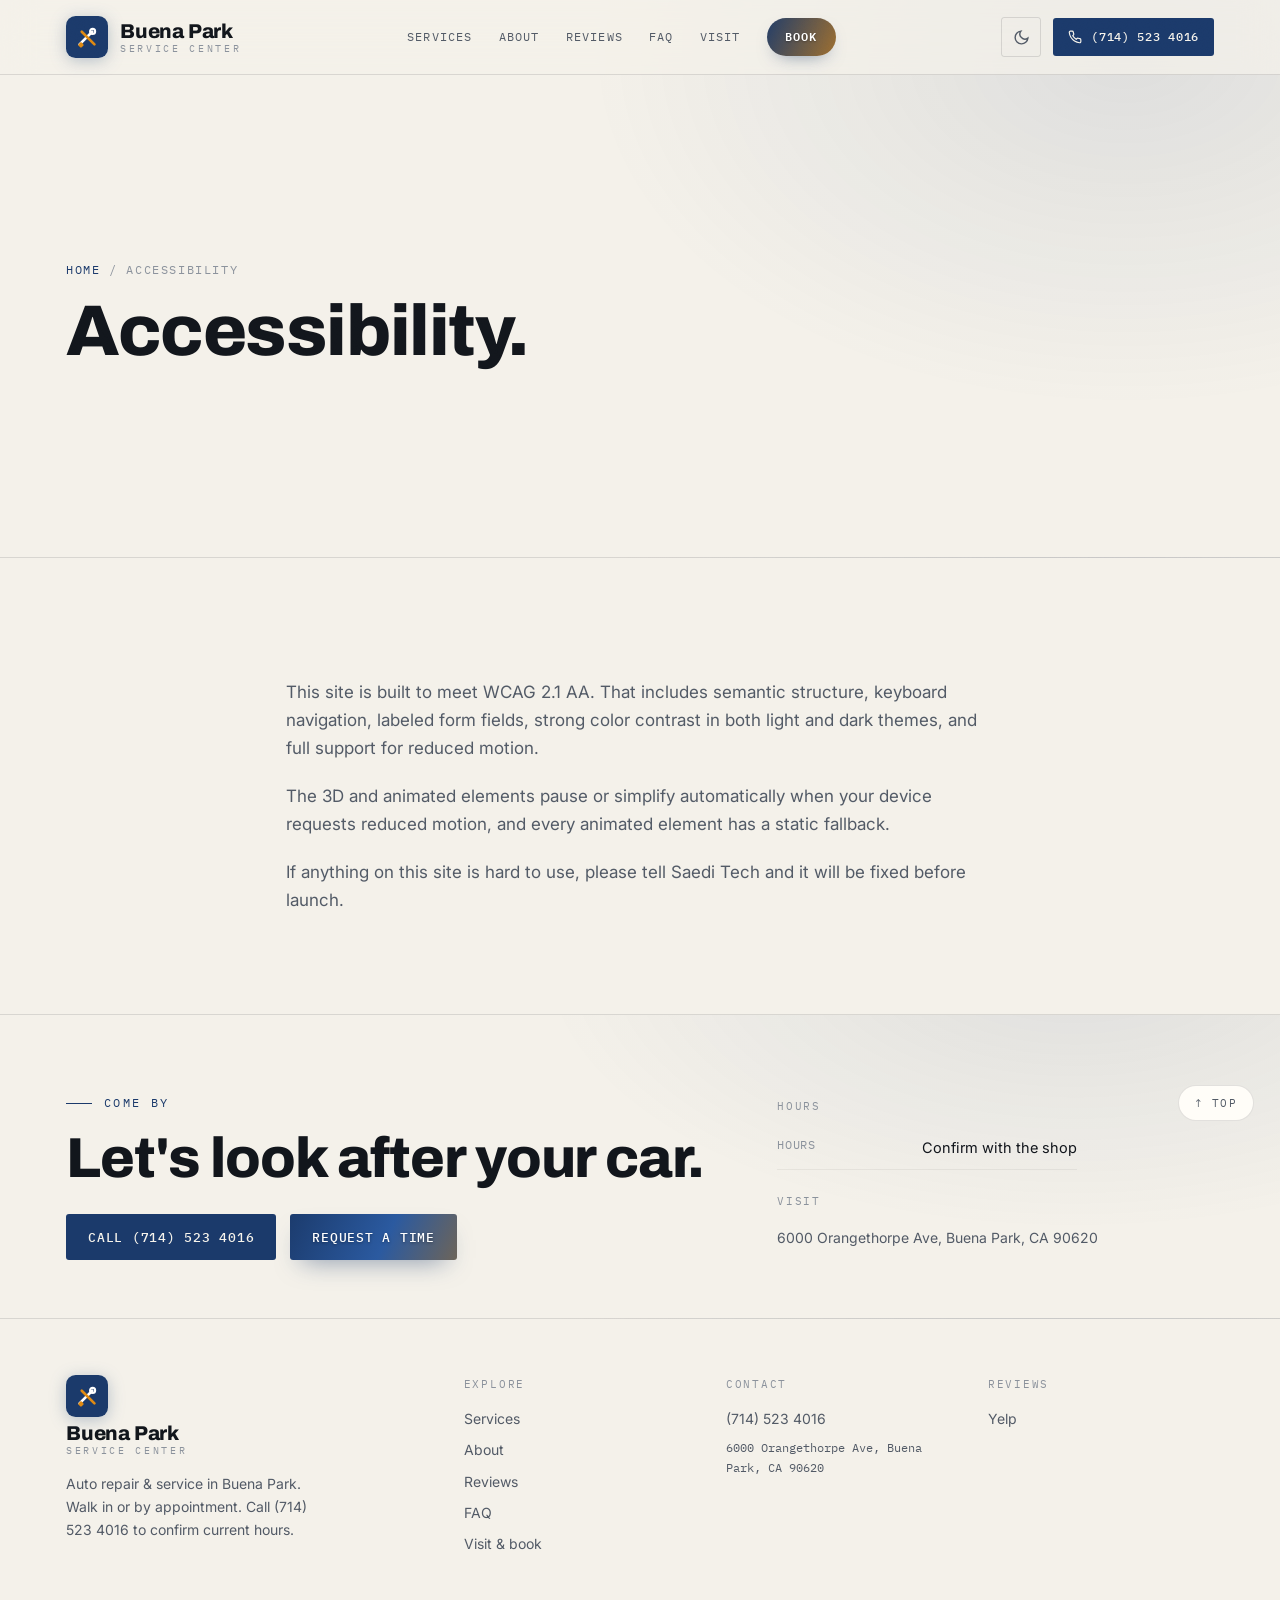
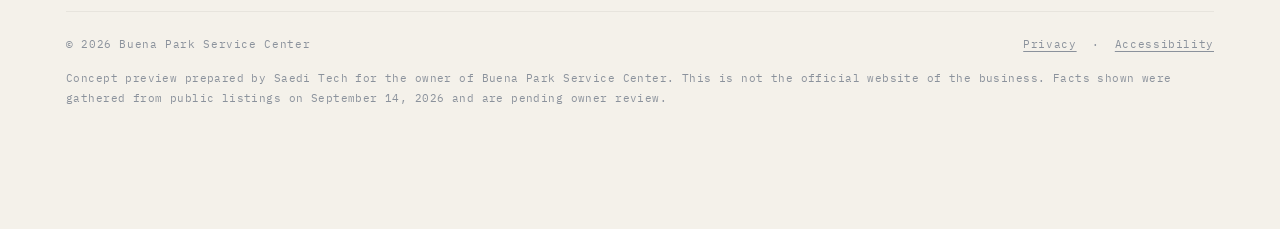
<file: accessibility.html>
<!doctype html>
<html lang="en">
<head>
<meta charset="utf-8" />
<meta name="viewport" content="width=device-width, initial-scale=1" />
<meta name="robots" content="noindex, nofollow" />
<title>Accessibility · Buena Park Service Center</title>
<meta name="description" content="Accessibility statement for the Buena Park Service Center website." />
<meta property="og:title" content="Accessibility · Buena Park Service Center" /><meta property="og:type" content="website" />
<link rel="icon" href="data:image/svg+xml,%3Csvg xmlns='http://www.w3.org/2000/svg' viewBox='0 0 48 48'%3E%3Crect width='48' height='48' rx='11' fill='%231b3a6b'/%3E%3Cg stroke-linecap='round'%3E%3Cline x1='15.5' y1='32.5' x2='30' y2='18' stroke='%23fff' stroke-width='3'/%3E%3Cline x1='32.5' y1='32.5' x2='18' y2='18' stroke='%23e08a12' stroke-width='3'/%3E%3C/g%3E%3Ccircle cx='30.4' cy='17.6' r='2.9' fill='none' stroke='%23fff' stroke-width='2.4'/%3E%3Crect x='14.6' y='30.6' width='5' height='5' rx='1.2' transform='rotate(45 17.1 33.1)' fill='%23e08a12'/%3E%3C/svg%3E">
<link rel="preconnect" href="https://fonts.googleapis.com"><link rel="preconnect" href="https://fonts.gstatic.com" crossorigin>
<link href="https://fonts.googleapis.com/css2?family=Archivo:wght@500;600;700;800&family=Inter:wght@400;500;600&family=IBM+Plex+Mono:wght@400;500&display=swap" rel="stylesheet">
<link rel="stylesheet" href="assets/site.css">
<script type="importmap">{ "imports": { "three": "https://unpkg.com/three@0.160.0/build/three.module.js", "three/": "https://unpkg.com/three@0.160.0/" } }</script>

</head>
<body>
<a class="skip" href="#main">Skip to content</a>
<header class="sitehead" id="sitehead">
<nav class="top" aria-label="Main">
  <div class="wrap navin">
    <a class="logo" href="index.html" aria-label="Buena Park Service Center, home">
      <svg class="emblem" viewBox="0 0 48 48" aria-hidden="true"><rect width="48" height="48" rx="11" fill="var(--indigo)"/><g stroke-linecap='round'><line x1='15.5' y1='32.5' x2='30' y2='18' stroke='#fff' stroke-width='3'/><line x1='32.5' y1='32.5' x2='18' y2='18' stroke='var(--shu)' stroke-width='3'/></g><circle cx='30.4' cy='17.6' r='2.9' fill='none' stroke='#fff' stroke-width='2.4'/><rect x='14.6' y='30.6' width='5' height='5' rx='1.2' transform='rotate(45 17.1 33.1)' fill='var(--shu)'/></svg>
      <span class="wm"><span class="n">Buena Park</span><span class="s">Service Center</span></span>
    </a>
    <div class="navlinks"><a href="services.html">Services</a><a href="about.html">About</a><a href="reviews.html">Reviews</a><a href="faq.html">FAQ</a><a href="visit.html">Visit</a><a href="index.html#book">Book</a></div>
    <div class="navright">
      <button class="tgl" id="themeTgl" aria-label="Switch between day and night theme" aria-pressed="false"><svg id="icMoon" viewBox="0 0 24 24" fill="none" stroke="currentColor" stroke-width="2" stroke-linecap="round"><path d="M21 12.8A9 9 0 1 1 11.2 3a7 7 0 0 0 9.8 9.8z"/></svg><svg id="icSun" viewBox="0 0 24 24" fill="none" stroke="currentColor" stroke-width="2" stroke-linecap="round" style="display:none"><circle cx="12" cy="12" r="4"/><path d="M12 2v2M12 20v2M4.9 4.9l1.4 1.4M17.7 17.7l1.4 1.4M2 12h2M20 12h2M4.9 19.1l1.4-1.4M17.7 6.3l1.4-1.4"/></svg></button>
      <a class="btn btn-fill btn-sm" href="tel:+17145234016"><svg width="14" height="14" viewBox="0 0 24 24" fill="none" stroke="currentColor" stroke-width="2" stroke-linecap="round" aria-hidden="true"><path d="M22 16.9v3a2 2 0 0 1-2.2 2 19.8 19.8 0 0 1-8.6-3 19.5 19.5 0 0 1-6-6 19.8 19.8 0 0 1-3-8.7A2 2 0 0 1 4.1 2h3a2 2 0 0 1 2 1.7c.13 1 .36 1.9.7 2.8a2 2 0 0 1-.45 2.1L8.1 9.9a16 16 0 0 0 6 6l1.3-1.3a2 2 0 0 1 2.1-.45c.9.34 1.8.57 2.8.7A2 2 0 0 1 22 16.9z"/></svg><span class="lbl">(714) 523 4016</span></a>
      <button class="burger" id="burger" aria-label="Open menu"><svg viewBox="0 0 24 24" fill="none" stroke="currentColor" stroke-width="2" stroke-linecap="round"><path d="M3 6h18M3 12h18M3 18h18"/></svg></button>
    </div>
  </div>
</nav>
</header>
<div class="mmenu" id="mmenu" aria-label="Menu">
  <button class="mclose" id="mclose" aria-label="Close menu">✕</button>
  <a href="services.html">Services</a><a href="about.html">About</a><a href="reviews.html">Reviews</a><a href="faq.html">FAQ</a><a href="visit.html">Visit</a><a href="visit.html">Get directions</a>
</div>
<header class="page-hero"><div class="wrap">
    <p class="crumb"><a href="index.html">Home</a> / Accessibility</p>
    <h1 class="ph">Accessibility.</h1>
    <p class="pl"></p>
  </div></header><main id="main"><section><div class="wrap narrow prose">
  <p class="up">This site is built to meet WCAG 2.1 AA. That includes semantic structure, keyboard navigation, labeled form fields, strong color contrast in both light and dark themes, and full support for reduced motion.</p>
  <p class="up">The 3D and animated elements pause or simplify automatically when your device requests reduced motion, and every animated element has a static fallback.</p>
  <p class="up">If anything on this site is hard to use, please tell Saedi Tech and it will be fixed before launch.</p>
</div></section></main><footer>
  <button class="backtop" id="backtop" aria-label="Back to top">↑ Top</button>
  <div class="foot-hero"><div class="wrap"><div class="foot-top">
    <div class="foot-cta"><p class="kick">Come by</p><h2>Let's look after your car.</h2><div class="cta"><a class="btn btn-fill" href="tel:+17145234016">Call (714) 523 4016</a><a class="btn btn-book" href="index.html#book">Request a time</a></div></div>
    <div class="foot-hours"><p class="ft">Hours</p><div class="hrow"><span>Hours</span><span>Confirm with the shop</span></div><p class="ft" style="margin-top:22px">Visit</p><p class="addr">6000 Orangethorpe Ave, Buena Park, CA 90620</p></div>
  </div></div></div>
  <div class="wrap foot-main">
    <div class="fgrid">
      <div class="fbrand">
        <a class="logo" href="index.html" aria-label="Buena Park Service Center, home"><svg class="emblem" viewBox="0 0 48 48" aria-hidden="true"><rect width="48" height="48" rx="11" fill="var(--indigo)"/><g stroke-linecap='round'><line x1='15.5' y1='32.5' x2='30' y2='18' stroke='#fff' stroke-width='3'/><line x1='32.5' y1='32.5' x2='18' y2='18' stroke='var(--shu)' stroke-width='3'/></g><circle cx='30.4' cy='17.6' r='2.9' fill='none' stroke='#fff' stroke-width='2.4'/><rect x='14.6' y='30.6' width='5' height='5' rx='1.2' transform='rotate(45 17.1 33.1)' fill='var(--shu)'/></svg><span class="wm"><span class="n">Buena Park</span><span class="s">Service Center</span></span></a>
        <p>Auto repair &amp; service in Buena Park. Walk in or by appointment. Call (714) 523 4016 to confirm current hours.</p>
      </div>
      <div class="fcol"><p class="ft">Explore</p><a href="services.html">Services</a><a href="about.html">About</a><a href="reviews.html">Reviews</a><a href="faq.html">FAQ</a><a href="visit.html">Visit &amp; book</a></div>
      <div class="fcol"><p class="ft">Contact</p><a href="tel:+17145234016">(714) 523 4016</a><p class="mono" style="font-size:12px">6000 Orangethorpe Ave, Buena Park, CA 90620</p></div>
      <div class="fcol"><p class="ft">Reviews</p><a href="https://www.yelp.com/biz/buena-park-service-center-buena-park" target="_blank" rel="noopener">Yelp</a></div>
    </div>
    <div class="legal"><span>© 2026 Buena Park Service Center</span><span><a href="privacy.html">Privacy</a> &nbsp;·&nbsp; <a href="accessibility.html">Accessibility</a></span></div>
    <p class="preview-note">Concept preview prepared by Saedi Tech for the owner of Buena Park Service Center. This is not the official website of the business. Facts shown were gathered from public listings on September 14, 2026 and are pending owner review.</p>
  </div>
</footer>
<div class="callbar" role="navigation" aria-label="Quick actions">
  <a class="c1" href="tel:+17145234016"><svg width="14" height="14" viewBox="0 0 24 24" fill="none" stroke="currentColor" stroke-width="2" stroke-linecap="round" aria-hidden="true"><path d="M22 16.9v3a2 2 0 0 1-2.2 2 19.8 19.8 0 0 1-8.6-3 19.5 19.5 0 0 1-6-6 19.8 19.8 0 0 1-3-8.7A2 2 0 0 1 4.1 2h3a2 2 0 0 1 2 1.7c.13 1 .36 1.9.7 2.8a2 2 0 0 1-.45 2.1L8.1 9.9a16 16 0 0 0 6 6l1.3-1.3a2 2 0 0 1 2.1-.45c.9.34 1.8.57 2.8.7A2 2 0 0 1 22 16.9z"/></svg>Call the shop</a>
  <a class="c2" href="visit.html">Request a time</a>
</div>
<script src="assets/app.js" defer></script>
</body>
</html>
</file>
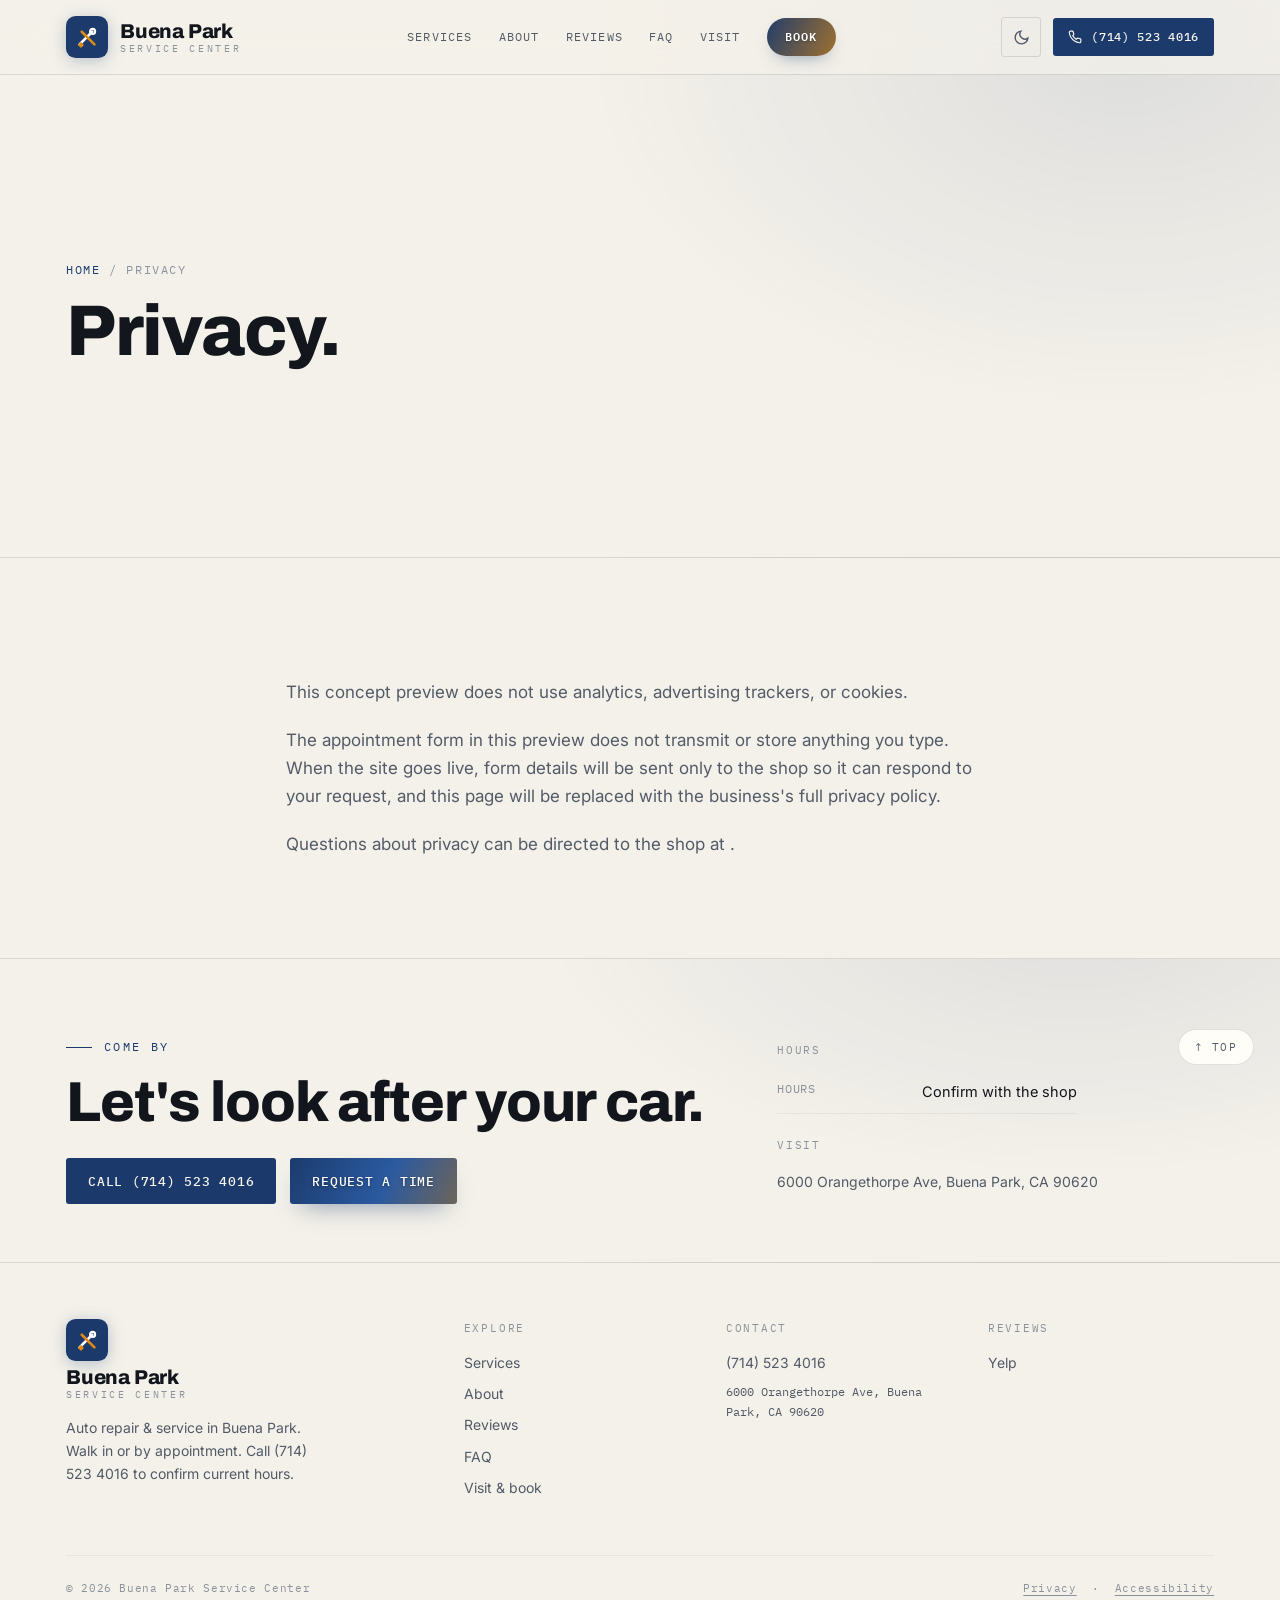
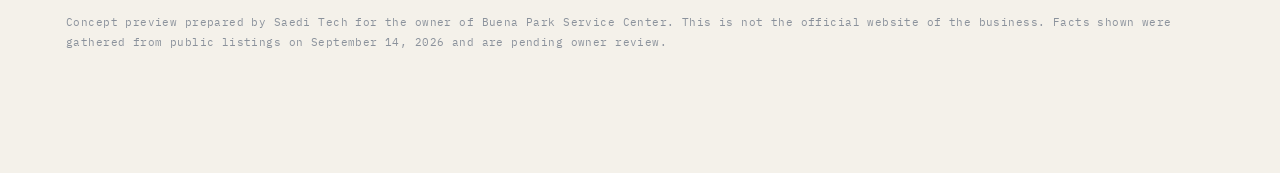
<file: privacy.html>
<!doctype html>
<html lang="en">
<head>
<meta charset="utf-8" />
<meta name="viewport" content="width=device-width, initial-scale=1" />
<meta name="robots" content="noindex, nofollow" />
<title>Privacy · Buena Park Service Center</title>
<meta name="description" content="Privacy information for the Buena Park Service Center website." />
<meta property="og:title" content="Privacy · Buena Park Service Center" /><meta property="og:type" content="website" />
<link rel="icon" href="data:image/svg+xml,%3Csvg xmlns='http://www.w3.org/2000/svg' viewBox='0 0 48 48'%3E%3Crect width='48' height='48' rx='11' fill='%231b3a6b'/%3E%3Cg stroke-linecap='round'%3E%3Cline x1='15.5' y1='32.5' x2='30' y2='18' stroke='%23fff' stroke-width='3'/%3E%3Cline x1='32.5' y1='32.5' x2='18' y2='18' stroke='%23e08a12' stroke-width='3'/%3E%3C/g%3E%3Ccircle cx='30.4' cy='17.6' r='2.9' fill='none' stroke='%23fff' stroke-width='2.4'/%3E%3Crect x='14.6' y='30.6' width='5' height='5' rx='1.2' transform='rotate(45 17.1 33.1)' fill='%23e08a12'/%3E%3C/svg%3E">
<link rel="preconnect" href="https://fonts.googleapis.com"><link rel="preconnect" href="https://fonts.gstatic.com" crossorigin>
<link href="https://fonts.googleapis.com/css2?family=Archivo:wght@500;600;700;800&family=Inter:wght@400;500;600&family=IBM+Plex+Mono:wght@400;500&display=swap" rel="stylesheet">
<link rel="stylesheet" href="assets/site.css">
<script type="importmap">{ "imports": { "three": "https://unpkg.com/three@0.160.0/build/three.module.js", "three/": "https://unpkg.com/three@0.160.0/" } }</script>

</head>
<body>
<a class="skip" href="#main">Skip to content</a>
<header class="sitehead" id="sitehead">
<nav class="top" aria-label="Main">
  <div class="wrap navin">
    <a class="logo" href="index.html" aria-label="Buena Park Service Center, home">
      <svg class="emblem" viewBox="0 0 48 48" aria-hidden="true"><rect width="48" height="48" rx="11" fill="var(--indigo)"/><g stroke-linecap='round'><line x1='15.5' y1='32.5' x2='30' y2='18' stroke='#fff' stroke-width='3'/><line x1='32.5' y1='32.5' x2='18' y2='18' stroke='var(--shu)' stroke-width='3'/></g><circle cx='30.4' cy='17.6' r='2.9' fill='none' stroke='#fff' stroke-width='2.4'/><rect x='14.6' y='30.6' width='5' height='5' rx='1.2' transform='rotate(45 17.1 33.1)' fill='var(--shu)'/></svg>
      <span class="wm"><span class="n">Buena Park</span><span class="s">Service Center</span></span>
    </a>
    <div class="navlinks"><a href="services.html">Services</a><a href="about.html">About</a><a href="reviews.html">Reviews</a><a href="faq.html">FAQ</a><a href="visit.html">Visit</a><a href="index.html#book">Book</a></div>
    <div class="navright">
      <button class="tgl" id="themeTgl" aria-label="Switch between day and night theme" aria-pressed="false"><svg id="icMoon" viewBox="0 0 24 24" fill="none" stroke="currentColor" stroke-width="2" stroke-linecap="round"><path d="M21 12.8A9 9 0 1 1 11.2 3a7 7 0 0 0 9.8 9.8z"/></svg><svg id="icSun" viewBox="0 0 24 24" fill="none" stroke="currentColor" stroke-width="2" stroke-linecap="round" style="display:none"><circle cx="12" cy="12" r="4"/><path d="M12 2v2M12 20v2M4.9 4.9l1.4 1.4M17.7 17.7l1.4 1.4M2 12h2M20 12h2M4.9 19.1l1.4-1.4M17.7 6.3l1.4-1.4"/></svg></button>
      <a class="btn btn-fill btn-sm" href="tel:+17145234016"><svg width="14" height="14" viewBox="0 0 24 24" fill="none" stroke="currentColor" stroke-width="2" stroke-linecap="round" aria-hidden="true"><path d="M22 16.9v3a2 2 0 0 1-2.2 2 19.8 19.8 0 0 1-8.6-3 19.5 19.5 0 0 1-6-6 19.8 19.8 0 0 1-3-8.7A2 2 0 0 1 4.1 2h3a2 2 0 0 1 2 1.7c.13 1 .36 1.9.7 2.8a2 2 0 0 1-.45 2.1L8.1 9.9a16 16 0 0 0 6 6l1.3-1.3a2 2 0 0 1 2.1-.45c.9.34 1.8.57 2.8.7A2 2 0 0 1 22 16.9z"/></svg><span class="lbl">(714) 523 4016</span></a>
      <button class="burger" id="burger" aria-label="Open menu"><svg viewBox="0 0 24 24" fill="none" stroke="currentColor" stroke-width="2" stroke-linecap="round"><path d="M3 6h18M3 12h18M3 18h18"/></svg></button>
    </div>
  </div>
</nav>
</header>
<div class="mmenu" id="mmenu" aria-label="Menu">
  <button class="mclose" id="mclose" aria-label="Close menu">✕</button>
  <a href="services.html">Services</a><a href="about.html">About</a><a href="reviews.html">Reviews</a><a href="faq.html">FAQ</a><a href="visit.html">Visit</a><a href="visit.html">Get directions</a>
</div>
<header class="page-hero"><div class="wrap">
    <p class="crumb"><a href="index.html">Home</a> / Privacy</p>
    <h1 class="ph">Privacy.</h1>
    <p class="pl"></p>
  </div></header><main id="main"><section><div class="wrap narrow prose">
  <p class="up">This concept preview does not use analytics, advertising trackers, or cookies.</p>
  <p class="up">The appointment form in this preview does not transmit or store anything you type. When the site goes live, form details will be sent only to the shop so it can respond to your request, and this page will be replaced with the business's full privacy policy.</p>
  <p class="up">Questions about privacy can be directed to the shop at <a href="mailto:" style="color:var(--indigo-tx)"></a>.</p>
</div></section></main><footer>
  <button class="backtop" id="backtop" aria-label="Back to top">↑ Top</button>
  <div class="foot-hero"><div class="wrap"><div class="foot-top">
    <div class="foot-cta"><p class="kick">Come by</p><h2>Let's look after your car.</h2><div class="cta"><a class="btn btn-fill" href="tel:+17145234016">Call (714) 523 4016</a><a class="btn btn-book" href="index.html#book">Request a time</a></div></div>
    <div class="foot-hours"><p class="ft">Hours</p><div class="hrow"><span>Hours</span><span>Confirm with the shop</span></div><p class="ft" style="margin-top:22px">Visit</p><p class="addr">6000 Orangethorpe Ave, Buena Park, CA 90620</p></div>
  </div></div></div>
  <div class="wrap foot-main">
    <div class="fgrid">
      <div class="fbrand">
        <a class="logo" href="index.html" aria-label="Buena Park Service Center, home"><svg class="emblem" viewBox="0 0 48 48" aria-hidden="true"><rect width="48" height="48" rx="11" fill="var(--indigo)"/><g stroke-linecap='round'><line x1='15.5' y1='32.5' x2='30' y2='18' stroke='#fff' stroke-width='3'/><line x1='32.5' y1='32.5' x2='18' y2='18' stroke='var(--shu)' stroke-width='3'/></g><circle cx='30.4' cy='17.6' r='2.9' fill='none' stroke='#fff' stroke-width='2.4'/><rect x='14.6' y='30.6' width='5' height='5' rx='1.2' transform='rotate(45 17.1 33.1)' fill='var(--shu)'/></svg><span class="wm"><span class="n">Buena Park</span><span class="s">Service Center</span></span></a>
        <p>Auto repair &amp; service in Buena Park. Walk in or by appointment. Call (714) 523 4016 to confirm current hours.</p>
      </div>
      <div class="fcol"><p class="ft">Explore</p><a href="services.html">Services</a><a href="about.html">About</a><a href="reviews.html">Reviews</a><a href="faq.html">FAQ</a><a href="visit.html">Visit &amp; book</a></div>
      <div class="fcol"><p class="ft">Contact</p><a href="tel:+17145234016">(714) 523 4016</a><p class="mono" style="font-size:12px">6000 Orangethorpe Ave, Buena Park, CA 90620</p></div>
      <div class="fcol"><p class="ft">Reviews</p><a href="https://www.yelp.com/biz/buena-park-service-center-buena-park" target="_blank" rel="noopener">Yelp</a></div>
    </div>
    <div class="legal"><span>© 2026 Buena Park Service Center</span><span><a href="privacy.html">Privacy</a> &nbsp;·&nbsp; <a href="accessibility.html">Accessibility</a></span></div>
    <p class="preview-note">Concept preview prepared by Saedi Tech for the owner of Buena Park Service Center. This is not the official website of the business. Facts shown were gathered from public listings on September 14, 2026 and are pending owner review.</p>
  </div>
</footer>
<div class="callbar" role="navigation" aria-label="Quick actions">
  <a class="c1" href="tel:+17145234016"><svg width="14" height="14" viewBox="0 0 24 24" fill="none" stroke="currentColor" stroke-width="2" stroke-linecap="round" aria-hidden="true"><path d="M22 16.9v3a2 2 0 0 1-2.2 2 19.8 19.8 0 0 1-8.6-3 19.5 19.5 0 0 1-6-6 19.8 19.8 0 0 1-3-8.7A2 2 0 0 1 4.1 2h3a2 2 0 0 1 2 1.7c.13 1 .36 1.9.7 2.8a2 2 0 0 1-.45 2.1L8.1 9.9a16 16 0 0 0 6 6l1.3-1.3a2 2 0 0 1 2.1-.45c.9.34 1.8.57 2.8.7A2 2 0 0 1 22 16.9z"/></svg>Call the shop</a>
  <a class="c2" href="visit.html">Request a time</a>
</div>
<script src="assets/app.js" defer></script>
</body>
</html>
</file>
<file: assets/site.css>
/* Buena Park Service Center — shared design system (Saedi Tech concept preview) */
:root{
  --bg:#f4f1ea; --bg2:#ebe6db; --card:#fffdf8; --card2:#f7f3ea;
  --line:rgba(18,22,28,.12); --line2:rgba(18,22,28,.06);
  --text:#12161c; --muted:#525a66; --faint:#8b929c;
  --indigo:#1b3a6b; --indigo-2:#2b5aa0; --indigo-tx:#1b3a6b; --indigo-soft:rgba(27,58,107,.1);
  --shu:#e08a12; --shu-tx:#b5700c; --gold:#e08a12;
  --nav-bg:rgba(244,241,234,.72); --chip-bg:rgba(255,255,255,.6); --btn-tx:#f7f4ec;
  --hero-a:rgba(27,58,107,.14); --hero-b:rgba(240,160,30,.10); --grain:.035;
  --map-filter:saturate(.9) contrast(1.02); --ease:cubic-bezier(.16,1,.3,1);
}
:root[data-theme="night"]{
  --bg:#080b10; --bg2:#0c1016; --card:#10151d; --card2:#0d1219;
  --line:rgba(237,240,244,.1); --line2:rgba(237,240,244,.05);
  --text:#eef1f5; --muted:#a6adb8; --faint:#69707c;
  --indigo:#6ba3e8; --indigo-2:#86baf2; --indigo-tx:#9cc6f5; --indigo-soft:rgba(107,163,232,.12);
  --shu:#f2b552; --shu-tx:#f6c877; --gold:#f2b552;
  --nav-bg:rgba(8,11,16,.66); --chip-bg:rgba(16,21,29,.5); --btn-tx:#080b10;
  --hero-a:rgba(107,163,232,.24); --hero-b:rgba(242,181,82,.12); --grain:.06;
  --map-filter:grayscale(1) invert(.92) contrast(.9) hue-rotate(180deg);
}
*{margin:0;padding:0;box-sizing:border-box}
html{scroll-behavior:smooth}
@media (prefers-reduced-motion:reduce){html{scroll-behavior:auto}}
body{background:var(--bg);color:var(--text);font-family:'Inter',system-ui,sans-serif;font-size:16px;line-height:1.65;-webkit-font-smoothing:antialiased;transition:background .5s,color .5s;overflow-x:hidden}
::selection{background:var(--indigo);color:var(--btn-tx)}
img,svg{max-width:100%}a{color:inherit}
.jp{font-family:'Noto Sans JP','Inter',sans-serif}
.mono{font-family:'IBM Plex Mono',monospace}
.wrap{max-width:1200px;margin:0 auto;padding:0 26px}
.narrow{max-width:900px}
.skip{position:absolute;left:-9999px;top:0;background:var(--indigo);color:var(--btn-tx);padding:10px 18px;z-index:200;font-weight:600}
.skip:focus{left:12px;top:12px}
:focus-visible{outline:2px solid var(--indigo);outline-offset:3px;border-radius:2px}
body::after{content:"";position:fixed;inset:0;z-index:300;pointer-events:none;opacity:var(--grain);mix-blend-mode:overlay;background-image:url("data:image/svg+xml,%3Csvg xmlns='http://www.w3.org/2000/svg' width='120' height='120'%3E%3Cfilter id='n'%3E%3CfeTurbulence type='fractalNoise' baseFrequency='.85' numOctaves='2'/%3E%3C/filter%3E%3Crect width='100%25' height='100%25' filter='url(%23n)'/%3E%3C/svg%3E")}

/* logo */
.logo{display:flex;align-items:center;gap:12px;text-decoration:none}
.logo .emblem{width:42px;height:42px;flex:none;filter:drop-shadow(0 3px 8px rgba(23,63,115,.28))}
.logo .wm{display:flex;flex-direction:column;line-height:1}
.logo .wm .n{font-family:'Archivo',sans-serif;font-weight:800;font-size:20px;letter-spacing:-.01em;color:var(--text)}
.logo .wm .s{font-family:'IBM Plex Mono',monospace;font-size:9.5px;letter-spacing:.28em;text-transform:uppercase;color:var(--faint);margin-top:3px}
.logo .wm .s b{color:var(--shu-tx);font-weight:500}

/* header (top bar + nav) */
.sitehead{position:fixed;top:0;left:0;right:0;z-index:100}
.topbar{background:var(--indigo);color:#eaf0f8;height:40px;overflow:hidden;transition:height .35s var(--ease),opacity .3s}
.topbar .tbin{display:flex;align-items:center;justify-content:space-between;height:40px;font-family:'IBM Plex Mono',monospace;font-size:11px;letter-spacing:.11em;text-transform:uppercase}
.topbar .tb-l{color:rgba(234,240,248,.85)}.topbar .tb-l b{color:#ec8a72;font-weight:500}
.topbar .tb-r{display:flex;align-items:center;gap:16px;color:rgba(234,240,248,.85)}
.topbar .tb-r a{color:#fff;text-decoration:none}.topbar .tb-r a:hover{color:#ec8a72}
.topbar .dot2{width:5px;height:5px;border-radius:50%;background:rgba(255,255,255,.4)}
nav.top{position:relative;background:var(--nav-bg);backdrop-filter:blur(18px) saturate(1.4);-webkit-backdrop-filter:blur(18px) saturate(1.4);border-bottom:1px solid var(--line);transition:box-shadow .35s,background .35s}
.sitehead.scrolled .topbar{height:0;opacity:0}
.sitehead.scrolled nav.top{box-shadow:0 12px 34px -18px rgba(8,11,16,.5)}
.navin{display:flex;align-items:center;justify-content:space-between;height:74px;gap:18px}
@media (max-width:768px){.topbar{display:none}}
.navlinks{display:flex;gap:26px;align-items:center}
.navlinks a{font-family:'IBM Plex Mono',monospace;font-size:12px;letter-spacing:.1em;text-transform:uppercase;text-decoration:none;color:var(--muted);transition:color .25s;position:relative}
.navlinks a[aria-current="page"]{color:var(--text)}
.navlinks a::after{content:"";position:absolute;left:0;bottom:-6px;width:0;height:1.5px;background:var(--shu);transition:width .3s var(--ease)}
.navlinks a:hover::after,.navlinks a[aria-current="page"]::after{width:100%}
.navlinks a:hover{color:var(--text)}
.navright{display:flex;align-items:center;gap:12px}
.btn{display:inline-flex;align-items:center;justify-content:center;gap:9px;font-family:'IBM Plex Mono',monospace;font-size:12.5px;letter-spacing:.06em;text-transform:uppercase;font-weight:500;padding:13px 22px;border-radius:3px;text-decoration:none;border:none;cursor:pointer;transition:transform .35s var(--ease),box-shadow .35s,background .35s,color .35s}
.btn-fill{background:var(--indigo);color:var(--btn-tx)}
.btn-fill:hover{transform:translateY(-2px);box-shadow:0 14px 38px -12px var(--indigo)}
.btn-line{background:transparent;color:var(--text);border:1px solid var(--line)}
.btn-line:hover{border-color:var(--indigo);color:var(--indigo-tx)}
.btn-sm{padding:10px 15px;font-size:11.5px}
.tgl,.burger{width:40px;height:40px;border-radius:3px;border:1px solid var(--line);background:transparent;color:var(--muted);display:grid;place-items:center;cursor:pointer;transition:color .3s,border-color .3s}
.tgl:hover,.burger:hover{color:var(--indigo-tx);border-color:var(--indigo)}
.tgl svg{width:17px;height:17px}.burger{display:none}.burger svg{width:20px;height:20px}
@media (max-width:940px){.navlinks{display:none}.burger{display:grid}}
@media (max-width:560px){.logo .wm .s{display:none}.navright .btn span.lbl{display:none}}
/* mobile menu */
.mmenu{position:fixed;inset:0;z-index:150;background:var(--bg);transform:translateY(-100%);visibility:hidden;opacity:0;transition:transform .45s var(--ease),opacity .35s,visibility .35s;display:flex;flex-direction:column;padding:96px 26px 40px;overflow-y:auto}
.mmenu.open{transform:none;visibility:visible;opacity:1}
.mmenu a{font-family:'Archivo',sans-serif;font-weight:700;font-size:30px;text-decoration:none;color:var(--text);padding:16px 0;border-bottom:1px solid var(--line)}
.mmenu a:hover{color:var(--indigo-tx)}
.mclose{position:absolute;top:22px;right:22px;width:40px;height:40px;border:1px solid var(--line);border-radius:3px;background:transparent;color:var(--text);cursor:pointer;font-size:20px}

/* generic hero for home */
header.hero{position:relative;min-height:100svh;overflow:hidden}
.sticky{position:relative;min-height:100svh;overflow:hidden;display:flex;align-items:center;padding:90px 0 44px}
/* scroll-driven exploded 3D hero */
header.hero.scroll3d{height:340vh;min-height:0;overflow:visible}
header.hero.scroll3d .sticky{position:sticky;top:0;height:100svh;min-height:0;padding:0}
.callouts{position:absolute;z-index:2;top:50%;left:26px;transform:translateY(-50%);max-width:360px;opacity:0;pointer-events:none;will-change:opacity}
.callouts h3{font-family:'Archivo',sans-serif;font-weight:800;font-size:clamp(26px,3.2vw,40px);letter-spacing:-.02em;line-height:1.02;margin-bottom:18px}
.callout{display:flex;gap:14px;align-items:flex-start;padding:12px 0;border-top:1px solid var(--line)}
.callout .cn{font-family:'IBM Plex Mono',monospace;font-size:11px;color:var(--shu-tx);letter-spacing:.1em;padding-top:3px;min-width:24px}
.callout .cx b{font-family:'Archivo',sans-serif;font-weight:700;font-size:16px;display:block;margin-bottom:2px}
.callout .cx span{font-size:13px;color:var(--muted)}
.hprog{position:absolute;left:0;right:0;bottom:0;height:2px;background:var(--line2);z-index:5}
.hprog i{display:block;height:100%;width:0;background:linear-gradient(90deg,var(--indigo),var(--shu))}
@media (max-width:940px){header.hero.scroll3d{height:280vh}header.hero.scroll3d .sticky{align-items:flex-start}.hero-copy{padding-top:100px}.callouts{left:26px;right:26px;max-width:none;top:40%}}
@media (prefers-reduced-motion:reduce){header.hero.scroll3d{height:auto;min-height:100svh}header.hero.scroll3d .sticky{position:relative}.callouts{display:none}.hprog{display:none}}
.hero-bg{position:absolute;inset:0;z-index:0;background:radial-gradient(60% 55% at 74% 38%,var(--hero-a),transparent 70%),radial-gradient(50% 45% at 12% 92%,var(--hero-b),transparent 70%),var(--bg)}
#gl{position:absolute;inset:0;z-index:1;width:100%;height:100%;display:block;touch-action:pan-y;cursor:grab}#gl:active{cursor:grabbing}
.hero-fb{position:absolute;z-index:1;right:6%;top:50%;transform:translateY(-50%);width:min(42vw,460px);aspect-ratio:1;border-radius:50%;background:radial-gradient(circle at 40% 35%,#2b3a52,#0c1119 70%);box-shadow:0 40px 120px -30px rgba(23,63,115,.6);display:none}
.herogrid{position:relative;z-index:2;width:100%}
.hero-copy{max-width:600px}
.tag{display:inline-flex;align-items:center;gap:12px;font-family:'IBM Plex Mono',monospace;font-size:11.5px;letter-spacing:.22em;text-transform:uppercase;color:var(--indigo-tx);margin-bottom:26px;padding:8px 14px;border:1px solid var(--line);border-radius:40px;background:var(--chip-bg);backdrop-filter:blur(6px)}
.tag .dot{width:7px;height:7px;border-radius:50%;background:var(--shu);box-shadow:0 0 0 4px rgba(240,160,30,.18)}
h1{font-family:'Archivo',sans-serif;font-weight:800;font-size:clamp(46px,7vw,92px);line-height:.98;letter-spacing:-.025em;color:var(--text)}
h1 .in{background:linear-gradient(120deg,var(--indigo-2),var(--shu));-webkit-background-clip:text;background-clip:text;color:transparent}
.hero p.lede{font-size:clamp(16px,1.5vw,19px);color:var(--muted);max-width:500px;margin:26px 0 34px}
.cta{display:flex;gap:14px;flex-wrap:wrap}
.chips{display:flex;gap:8px;flex-wrap:wrap;margin-top:34px}
.chip{font-family:'IBM Plex Mono',monospace;font-size:11px;letter-spacing:.06em;text-transform:uppercase;color:var(--muted);border:1px solid var(--line);background:var(--chip-bg);border-radius:40px;padding:8px 14px;backdrop-filter:blur(6px)}
.badge3d{position:absolute;right:6%;bottom:12%;z-index:3;background:var(--card);border:1px solid var(--line);border-radius:6px;padding:14px 18px;box-shadow:0 20px 50px -24px rgba(18,22,28,.4);display:flex;align-items:center;gap:14px}
.badge3d .rt{font-family:'Archivo',sans-serif;font-weight:800;font-size:26px;line-height:1}
.badge3d .rl{font-family:'IBM Plex Mono',monospace;font-size:10px;letter-spacing:.12em;text-transform:uppercase;color:var(--faint)}
.badge3d .star{color:var(--shu)}
.grab{position:absolute;z-index:4;right:6%;top:15%;display:flex;align-items:center;gap:8px;font-family:'IBM Plex Mono',monospace;font-size:10px;letter-spacing:.18em;text-transform:uppercase;color:var(--faint)}
.cue{position:absolute;bottom:34px;left:50%;transform:translateX(-50%);z-index:4;display:flex;flex-direction:column;align-items:center;gap:8px;color:var(--faint);font-family:'IBM Plex Mono',monospace;font-size:10px;letter-spacing:.22em;text-transform:uppercase}
.cue .bar{width:1px;height:34px;background:linear-gradient(var(--faint),transparent);animation:drop 2.4s var(--ease) infinite}
@keyframes drop{0%{transform:scaleY(0);transform-origin:top}45%{transform:scaleY(1);transform-origin:top}55%{transform:scaleY(1);transform-origin:bottom}100%{transform:scaleY(0);transform-origin:bottom}}
@media (prefers-reduced-motion:reduce){.cue .bar{animation:none}.grab{display:none}}
@media (max-width:940px){.hero-copy{max-width:none}.badge3d{right:auto;left:26px;bottom:8%}.grab{top:9%;right:26px}}

/* subpage banner */
.page-hero{position:relative;padding:150px 0 60px;min-height:62vh;display:flex;align-items:center;border-bottom:1px solid var(--line);background:radial-gradient(60% 90% at 88% 10%,var(--indigo-soft),transparent 70%),var(--bg);overflow:hidden}
.page-hero .wrap{position:relative;z-index:2;width:100%}
.subcanvas{position:absolute;right:-4%;top:0;bottom:0;width:52%;z-index:1;display:block;touch-action:pan-y;cursor:grab}
.subcanvas:active{cursor:grabbing}
.subgrab{position:absolute;right:6%;bottom:26px;z-index:3;display:flex;align-items:center;gap:8px;font-family:'IBM Plex Mono',monospace;font-size:10px;letter-spacing:.18em;text-transform:uppercase;color:var(--faint)}
.crumb{font-family:'IBM Plex Mono',monospace;font-size:11.5px;letter-spacing:.14em;text-transform:uppercase;color:var(--faint);margin-bottom:16px}
.crumb a{color:var(--indigo-tx);text-decoration:none}
.page-hero h1.ph{font-family:'Archivo',sans-serif;font-weight:800;font-size:clamp(38px,5.6vw,72px);line-height:1;letter-spacing:-.02em;max-width:620px}
.page-hero p.pl{color:var(--muted);max-width:540px;margin-top:18px;font-size:17px}
@media (max-width:820px){.subcanvas{opacity:.42;width:74%;right:-10%}.page-hero{min-height:auto}}

/* marquee */
.marquee{overflow:hidden;border-top:1px solid var(--line);border-bottom:1px solid var(--line);background:var(--indigo);padding:16px 0}
.mrow{display:flex;gap:44px;white-space:nowrap;width:max-content;animation:slide 32s linear infinite;font-family:'Archivo',sans-serif;font-weight:700;font-size:19px;letter-spacing:.02em;color:rgba(247,244,236,.9);align-items:center}
.mrow span{display:inline-flex;align-items:center;gap:44px}
.mrow .d{width:7px;height:7px;border-radius:50%;background:var(--shu)}
@keyframes slide{to{transform:translateX(-50%)}}
@media (prefers-reduced-motion:reduce){.mrow{animation:none}}

/* strip */
.strip{border-bottom:1px solid var(--line);background:var(--bg2)}
.stripin{display:grid;grid-template-columns:repeat(4,1fr)}
.stat{padding:28px 24px;border-left:1px solid var(--line)}.stat:first-child{border-left:none}.stat a{text-decoration:none}
.stat .v{font-family:'Archivo',sans-serif;font-weight:800;font-size:27px;letter-spacing:-.01em}
.stat .v .star{color:var(--shu)}
.stat .l{font-family:'IBM Plex Mono',monospace;font-size:10.5px;letter-spacing:.14em;text-transform:uppercase;color:var(--faint);margin-top:6px}
.stat a:hover .v{color:var(--indigo-tx)}
@media (max-width:820px){.stripin{grid-template-columns:1fr 1fr}.stat:nth-child(3){border-left:none}.stat{padding:22px 20px}.stat .v{font-size:22px}}

section{padding:100px 0;scroll-margin-top:74px;position:relative}
.kick{font-family:'IBM Plex Mono',monospace;font-size:11.5px;letter-spacing:.2em;text-transform:uppercase;color:var(--indigo-tx);display:inline-flex;align-items:center;gap:12px;margin-bottom:18px}
.kick::before{content:"";width:26px;height:1px;background:var(--indigo)}
.kick .jp{color:var(--shu-tx);letter-spacing:.1em}
h2{font-family:'Archivo',sans-serif;font-weight:800;font-size:clamp(32px,4.6vw,58px);line-height:1.0;letter-spacing:-.02em;max-width:680px}
h3.blk{font-family:'Archivo',sans-serif;font-weight:700;font-size:24px;letter-spacing:-.01em}
.sub{color:var(--muted);max-width:600px;margin-top:18px;font-size:17px}

/* services grid */
.svcgrid{display:grid;grid-template-columns:repeat(3,1fr);gap:1px;background:var(--line);border:1px solid var(--line);border-radius:8px;overflow:hidden;margin-top:52px}
.svc{background:var(--card);padding:34px 30px 36px;position:relative;transition:background .4s;text-decoration:none;color:inherit;display:block}
.svc:hover{background:var(--card2)}
.svc .no{font-family:'IBM Plex Mono',monospace;font-size:10.5px;letter-spacing:.16em;color:var(--faint)}
.svc .ic{width:48px;height:48px;margin:20px 0;color:var(--indigo);transition:transform .5s var(--ease)}
.svc:hover .ic{transform:translateY(-4px) scale(1.06)}
.svc h3{font-family:'Archivo',sans-serif;font-weight:700;font-size:21px;letter-spacing:-.01em;margin-bottom:10px}
.svc p{font-size:14.5px;color:var(--muted)}
.svc .more{font-family:'IBM Plex Mono',monospace;font-size:11px;letter-spacing:.1em;text-transform:uppercase;color:var(--indigo-tx);margin-top:16px;display:inline-block}
@media (max-width:920px){.svcgrid{grid-template-columns:1fr 1fr}}
@media (max-width:600px){.svcgrid{grid-template-columns:1fr}}

/* two-col feature (why) */
#why,.band{background:var(--bg2);border-top:1px solid var(--line);border-bottom:1px solid var(--line)}
.whygrid{display:grid;grid-template-columns:repeat(3,1fr);gap:42px;margin-top:56px}
.why .big{font-family:'Archivo',sans-serif;font-weight:800;font-size:clamp(24px,2.6vw,32px);line-height:1.06;letter-spacing:-.01em;border-top:2px solid var(--indigo);padding-top:22px}
.why .big .jpb{display:block;font-family:'Noto Sans JP',sans-serif;font-weight:700;font-size:15px;color:var(--shu-tx);letter-spacing:.3em;margin-bottom:10px}
.why p{color:var(--muted);margin-top:14px;font-size:15px}
@media (max-width:820px){.whygrid{grid-template-columns:1fr;gap:32px}}

/* about + prose */
.abgrid{display:grid;grid-template-columns:1fr 1fr;gap:64px;align-items:center}
.abcopy p{color:var(--muted);margin-top:18px;font-size:17px}.abcopy p strong{color:var(--text);font-weight:600}
.prose{max-width:760px}
.prose p{color:var(--muted);font-size:17px;margin-top:20px}
.prose h2{margin-top:48px}
.prose h3{font-family:'Archivo',sans-serif;font-weight:700;font-size:22px;margin-top:34px}
.prose ul{margin:18px 0 0 0;list-style:none;display:grid;gap:12px}
.prose ul li{position:relative;padding-left:26px;color:var(--muted)}
.prose ul li::before{content:"";position:absolute;left:0;top:9px;width:8px;height:8px;border-radius:1px;background:var(--shu)}
.photo-slot{border:1px dashed var(--line);border-radius:8px;background:var(--card);aspect-ratio:4/3.1;display:grid;place-items:center;text-align:center;padding:30px;position:relative;overflow:hidden}
.photo-slot.tall{aspect-ratio:1/1}
.photo-slot::before{content:"";position:absolute;inset:0;background:radial-gradient(circle at 70% 20%,var(--indigo-soft),transparent 60%)}
.photo-slot .ph-ic{width:56px;height:56px;color:var(--faint);margin:0 auto 14px;position:relative}
.photo-slot .t{font-family:'IBM Plex Mono',monospace;font-size:11px;letter-spacing:.14em;text-transform:uppercase;color:var(--faint);max-width:300px;line-height:1.8;position:relative}
@media (max-width:920px){.abgrid{grid-template-columns:1fr;gap:36px}}

/* gallery grid of reserved slots */
.gal{display:grid;grid-template-columns:repeat(3,1fr);gap:16px;margin-top:52px}
.gal .photo-slot{aspect-ratio:4/3.4}
@media (max-width:820px){.gal{grid-template-columns:1fr 1fr}}
@media (max-width:520px){.gal{grid-template-columns:1fr}}

/* ===== photographic bands (licensed placeholder imagery) ===== */
.photoband{position:relative;min-height:82vh;display:flex;align-items:flex-end;overflow:hidden;border-top:1px solid var(--line);border-bottom:1px solid var(--line)}
.photoband .pbimg{position:absolute;inset:-12% 0;z-index:0;background-size:cover;background-position:center;will-change:transform}
.photoband::after{content:"";position:absolute;inset:0;z-index:1;background:linear-gradient(180deg,rgba(6,9,14,.2),rgba(6,9,14,.78)),linear-gradient(90deg,rgba(23,63,115,.5),transparent 62%)}
.photoband.right::after{background:linear-gradient(180deg,rgba(6,9,14,.2),rgba(6,9,14,.78)),linear-gradient(270deg,rgba(201,75,46,.4),transparent 62%)}
.photoband .pbin{position:relative;z-index:2;width:100%;padding:60px 0 66px;color:#f4f1ea}
.photoband .pbk{font-family:'IBM Plex Mono',monospace;font-size:11.5px;letter-spacing:.2em;text-transform:uppercase;color:#ec8a72;margin-bottom:14px;display:inline-flex;align-items:center;gap:12px}
.photoband .pbk::before{content:"";width:26px;height:1px;background:#ec8a72}
.photoband h2{color:#f7f5ef;max-width:760px}
.photoband p{color:rgba(244,241,234,.86);max-width:520px;margin-top:16px;font-size:17px}
.photoband .sampletag{position:absolute;top:26px;right:26px;z-index:2;font-family:'IBM Plex Mono',monospace;font-size:9.5px;letter-spacing:.14em;text-transform:uppercase;color:rgba(244,241,234,.72);background:rgba(0,0,0,.35);padding:6px 11px;border-radius:20px;backdrop-filter:blur(4px)}
@media (max-width:820px){.photoband{min-height:72vh}}

/* real image fills (about, gallery) */
.imgfill{border-radius:8px;overflow:hidden;position:relative;background:var(--bg2);border:1px solid var(--line)}
.imgfill img{width:100%;height:100%;object-fit:cover;display:block;transition:transform 1.2s var(--ease)}
.imgfill:hover img{transform:scale(1.05)}
.imgfill .stamp{position:absolute;bottom:8px;left:8px;font-family:'IBM Plex Mono',monospace;font-size:9px;letter-spacing:.12em;text-transform:uppercase;color:#fff;background:rgba(0,0,0,.5);padding:4px 8px;border-radius:20px;backdrop-filter:blur(3px)}
.abgrid .imgfill{aspect-ratio:4/3.1}
.gal2{display:grid;grid-template-columns:repeat(3,1fr);gap:14px;margin-top:52px}
.gal2 .imgfill{aspect-ratio:4/3.3}
.gal2 .imgfill.wide{grid-column:span 2;aspect-ratio:auto}
@media (max-width:820px){.gal2{grid-template-columns:1fr 1fr}}
@media (max-width:520px){.gal2{grid-template-columns:1fr}.gal2 .imgfill.wide{grid-column:span 1}}

/* mobile hero: clean stacked layout, 3D in its own frame (no overlap) */
@media (max-width:940px){
  header.hero.scroll3d{height:auto;min-height:auto}
  header.hero.scroll3d .sticky{position:relative;height:auto;min-height:auto;display:flex;flex-direction:column;padding:104px 0 46px;align-items:stretch}
  .hero .herogrid{order:1}
  .hero-copy{padding-top:0!important}
  #gl{position:relative;inset:auto;order:2;width:100%;height:50vh;margin-top:28px;border:1px solid var(--line);border-radius:14px;background:linear-gradient(180deg,var(--card2),var(--bg2))}
  .hero .hero-bg{display:none}
  .hero .badge3d,.hero .callouts,.hero .hprog,.hero .cue{display:none}
  .hero .grab{position:static;order:3;align-self:center;margin-top:14px;background:transparent;border:none;padding:0;color:var(--faint)}
  .hero .chip{background:var(--card);border-color:var(--line);color:var(--text)}
  .hero .tag{background:var(--card)}
}

/* reviews */
.revgrid{display:grid;grid-template-columns:1fr 1fr;gap:20px;margin-top:52px}
.rev{background:var(--card);border:1px solid var(--line);border-radius:8px;padding:34px;text-decoration:none;display:block;transition:transform .4s var(--ease),box-shadow .4s}
.rev:hover{transform:translateY(-5px);box-shadow:0 26px 60px -30px rgba(18,22,28,.4)}
.rev .plat{font-family:'IBM Plex Mono',monospace;font-size:11px;letter-spacing:.16em;text-transform:uppercase;color:var(--faint)}
.rev .score{font-family:'Archivo',sans-serif;font-weight:800;font-size:46px;margin:14px 0 4px;letter-spacing:-.02em}
.rev .stars{color:var(--shu);letter-spacing:3px;font-size:15px}
.rev .go{font-family:'IBM Plex Mono',monospace;font-size:12px;letter-spacing:.09em;text-transform:uppercase;color:var(--indigo-tx);margin-top:18px;display:inline-block}
.revnote{font-family:'IBM Plex Mono',monospace;font-size:11px;letter-spacing:.06em;color:var(--faint);margin-top:18px}
@media (max-width:700px){.revgrid{grid-template-columns:1fr}}

/* visit + form */
.visitgrid{display:grid;grid-template-columns:.9fr 1.1fr;gap:20px;margin-top:52px}
.vcard{background:var(--card);border:1px solid var(--line);border-radius:8px;padding:34px}
.vcard h3{font-family:'Archivo',sans-serif;font-weight:700;font-size:20px;margin-bottom:18px}
.vrow{display:flex;justify-content:space-between;gap:16px;padding:12px 0;border-bottom:1px solid var(--line2);font-size:14.5px}
.vrow:last-child{border-bottom:none}
.vrow .k{font-family:'IBM Plex Mono',monospace;font-size:11.5px;letter-spacing:.1em;text-transform:uppercase;color:var(--faint);padding-top:2px}
.vrow .d{text-align:right}.vrow .d a{color:var(--indigo-tx);text-decoration:none}.vrow .closed{color:var(--faint)}
.mapbox{border:1px solid var(--line);border-radius:8px;overflow:hidden;min-height:400px}
.mapbox iframe{width:100%;height:100%;min-height:400px;border:0;display:block;filter:var(--map-filter)}
.form{background:var(--card);border:1px solid var(--line);border-radius:8px;padding:36px}
.fg{margin-bottom:16px}
label{display:block;font-family:'IBM Plex Mono',monospace;font-size:11px;letter-spacing:.1em;text-transform:uppercase;color:var(--faint);margin-bottom:8px}
input,select,textarea{width:100%;background:var(--bg);border:1px solid var(--line);border-radius:3px;padding:13px 15px;color:var(--text);font-family:'Inter',sans-serif;font-size:15px;transition:border-color .3s}
input:focus,select:focus,textarea:focus{outline:none;border-color:var(--indigo)}
.row2{display:grid;grid-template-columns:1fr 1fr;gap:16px}
.hp{position:absolute;left:-9999px;width:1px;height:1px;overflow:hidden}
.sub-btn{width:100%;justify-content:center;margin-top:6px}
.formnote{font-family:'IBM Plex Mono',monospace;font-size:10.5px;letter-spacing:.05em;color:var(--faint);text-align:center;margin-top:14px}
.form-done{text-align:center;padding:36px 10px}
.form-done .ok{width:64px;height:64px;border-radius:50%;background:var(--indigo);color:var(--btn-tx);display:grid;place-items:center;margin:0 auto 20px;font-size:28px}
.form-done h3{font-family:'Archivo',sans-serif;font-weight:800;font-size:26px}
.form-done p{color:var(--muted);margin-top:10px;font-size:15px}
@media (max-width:920px){.visitgrid{grid-template-columns:1fr}.row2{grid-template-columns:1fr}}

/* faq */
.faq{margin-top:48px;max-width:820px}
.faq details{border-top:1px solid var(--line);padding:6px 0}
.faq details[open]{padding-bottom:8px}
.faq summary{list-style:none;cursor:pointer;padding:22px 0;font-family:'Archivo',sans-serif;font-weight:700;font-size:19px;display:flex;justify-content:space-between;gap:20px;align-items:center}
.faq summary::-webkit-details-marker{display:none}
.faq summary::after{content:"+";font-family:'IBM Plex Mono',monospace;color:var(--indigo-tx);font-size:22px;transition:transform .3s}
.faq details[open] summary::after{transform:rotate(45deg)}
.faq p{color:var(--muted);padding:0 0 8px;font-size:15.5px;max-width:680px}

/* cta band */
.ctaband{background:var(--indigo);color:var(--btn-tx);text-align:center}
.ctaband h2{color:#f5f7fb;margin:0 auto}
.ctaband p{color:rgba(245,247,251,.82);margin:16px auto 30px;font-size:17px;max-width:560px}
.ctaband .cta{justify-content:center}
.ctaband .btn-fill{background:#f5f7fb;color:var(--indigo-tx)}
.ctaband .btn-line{border-color:rgba(245,247,251,.5);color:#f5f7fb}
.ctaband .btn-line:hover{border-color:#f5f7fb;color:#f5f7fb}

/* footer */
footer{border-top:1px solid var(--line);padding:0 0 120px;background:var(--bg);position:relative;overflow:hidden}
.foot-hero{position:relative;padding:70px 0 58px;border-bottom:1px solid var(--line);background:radial-gradient(60% 130% at 84% -20%,var(--indigo-soft),transparent 70%)}
.foot-top{display:grid;grid-template-columns:1.5fr 1fr;gap:56px;align-items:center}
.foot-cta h2{font-family:'Archivo',sans-serif;font-weight:800;font-size:clamp(30px,4.4vw,58px);line-height:1;letter-spacing:-.02em}
.foot-cta .cta{margin-top:26px;display:flex;gap:14px;flex-wrap:wrap}
.foot-hours .ft{font-family:'IBM Plex Mono',monospace;font-size:11px;letter-spacing:.16em;text-transform:uppercase;color:var(--faint);margin-bottom:12px}
.hrow{display:flex;justify-content:space-between;gap:20px;padding:9px 0;border-bottom:1px solid var(--line2);font-size:14.5px;max-width:300px}
.hrow span:first-child{font-family:'IBM Plex Mono',monospace;font-size:11.5px;letter-spacing:.06em;text-transform:uppercase;color:var(--faint)}
.hrow .closed{color:var(--faint)}
.foot-hours .addr{font-size:14px;color:var(--muted);margin-top:16px}
.foot-main{padding-top:56px}
.backtop{position:absolute;right:26px;top:70px;z-index:3;display:inline-flex;align-items:center;gap:8px;font-family:'IBM Plex Mono',monospace;font-size:10.5px;letter-spacing:.14em;text-transform:uppercase;color:var(--muted);background:var(--card);border:1px solid var(--line);border-radius:40px;padding:10px 16px;cursor:pointer;text-decoration:none;transition:color .3s,border-color .3s}
.backtop:hover{color:var(--indigo-tx);border-color:var(--indigo)}
@media (max-width:820px){.foot-top{grid-template-columns:1fr;gap:30px}.foot-main{padding-top:40px}.backtop{display:none}}
.fgrid{display:grid;grid-template-columns:1.6fr 1fr 1fr 1fr;gap:36px;align-items:start}
.fbrand p{color:var(--muted);font-size:14px;margin-top:16px;max-width:260px}
.fgrid .ft{font-family:'IBM Plex Mono',monospace;font-size:11px;letter-spacing:.16em;text-transform:uppercase;color:var(--faint);margin-bottom:14px}
.fgrid a,.fcol p{font-size:14px;color:var(--muted);text-decoration:none;display:block;margin-bottom:8px}
.fgrid a:hover{color:var(--indigo-tx)}
.legal{margin-top:48px;padding-top:24px;border-top:1px solid var(--line2);display:flex;justify-content:space-between;gap:20px;flex-wrap:wrap;font-family:'IBM Plex Mono',monospace;font-size:10.5px;letter-spacing:.06em;color:var(--faint)}
.legal a{color:var(--faint);text-decoration:underline;text-underline-offset:3px}.legal a:hover{color:var(--indigo-tx)}
.preview-note{margin-top:16px;font-family:'IBM Plex Mono',monospace;font-size:10.5px;letter-spacing:.04em;color:var(--faint);line-height:1.9}
@media (max-width:820px){.fgrid{grid-template-columns:1fr 1fr;gap:30px}}
@media (max-width:520px){.fgrid{grid-template-columns:1fr}}

.callbar{position:fixed;left:0;right:0;bottom:0;z-index:120;display:none;grid-template-columns:1fr 1fr;gap:1px;background:var(--line);border-top:1px solid var(--line)}
.callbar a{display:flex;align-items:center;justify-content:center;gap:9px;padding:16px 10px;font-family:'IBM Plex Mono',monospace;font-size:12.5px;letter-spacing:.08em;text-transform:uppercase;text-decoration:none;font-weight:500}
.callbar .c1{background:var(--indigo);color:var(--btn-tx)}.callbar .c2{background:var(--card);color:var(--text)}
@media (max-width:767px){.callbar{display:grid}}

.up,.rv{opacity:0;transform:translateY(30px);transition:opacity 1s var(--ease),transform 1s var(--ease)}
.up.in,.rv.in{opacity:1;transform:none}
.rv.clip{clip-path:inset(0 0 100% 0);transform:none;transition:clip-path 1.1s var(--ease),opacity 1.1s var(--ease)}
.rv.clip.in{clip-path:inset(0 0 0 0)}
@media (prefers-reduced-motion:reduce){.up,.rv{opacity:1;transform:none;clip-path:none;transition:none}[data-parallax]{transform:none!important}}

/* count-up band */
.countband{background:var(--indigo);color:#f5f7fb;border-top:1px solid var(--line);border-bottom:1px solid var(--line)}
.countgrid{display:grid;grid-template-columns:repeat(3,1fr);gap:30px;text-align:center}
.countgrid .cnum{font-family:'Archivo',sans-serif;font-weight:800;font-size:clamp(44px,7vw,80px);line-height:1;letter-spacing:-.02em}
.countgrid .cnum .star{color:var(--shu)}
.countgrid .clab{font-family:'IBM Plex Mono',monospace;font-size:11px;letter-spacing:.16em;text-transform:uppercase;color:rgba(245,247,251,.72);margin-top:12px}
.countgrid .cbar{width:40px;height:2px;background:var(--shu);margin:16px auto 0}
@media (max-width:700px){.countgrid{grid-template-columns:1fr;gap:34px}}

/* cinematic garage (scroll-scrubbed) */
.garage{position:relative;height:320vh}
.garage .stage{position:sticky;top:0;height:100svh;overflow:hidden;display:flex;align-items:flex-end;background:radial-gradient(75% 75% at 50% 30%,var(--indigo-soft),transparent 72%),var(--bg2)}
.garage .gsvg{position:absolute;inset:0;z-index:1;width:100%;height:100%}
.garage .stagewrap{position:relative;z-index:2;width:100%;padding-bottom:8vh}
.garage .glabel{font-family:'IBM Plex Mono',monospace;font-size:11.5px;letter-spacing:.2em;text-transform:uppercase;color:var(--indigo-tx);margin-bottom:10px;display:flex;align-items:center;gap:12px}
.garage .glabel::before{content:"";width:26px;height:1px;background:var(--indigo)}
.garage .gsteps{display:grid;gap:10px;max-width:560px}
.garage .g-step{font-family:'Archivo',sans-serif;font-weight:800;font-size:clamp(24px,3.4vw,40px);line-height:1.05;letter-spacing:-.01em;opacity:.18;transition:opacity .4s}
.garage .g-step b{color:var(--shu-tx)}
.garage .g-pt{transition:opacity .4s,transform .4s;transform-origin:center;transform-box:fill-box;opacity:0}
.garage .ghint{position:absolute;top:96px;left:50%;transform:translateX(-50%);z-index:3;font-family:'IBM Plex Mono',monospace;font-size:10px;letter-spacing:.22em;text-transform:uppercase;color:var(--faint)}
@media (prefers-reduced-motion:reduce){.garage{height:auto;min-height:100svh}.garage .stage{position:relative}.garage .g-step{opacity:1}.garage .ghint{display:none}}
@media (max-width:820px){
  .garage{height:260vh}
  .garage .stage{align-items:flex-end}
  .garage .gsvg{top:8%;bottom:auto;height:52%}
  .garage .stagewrap{padding:26px 0 12vh;background:linear-gradient(transparent,var(--bg2) 22%)}
  .garage .g-step{font-size:22px}
  .garage .ghint{top:88px}
}

/* ---- 3D object showcase (shared objects3d.js) ---- */
.show3d .o3grid{display:grid;grid-template-columns:repeat(3,1fr);gap:18px;margin-top:34px}
.show3d .o3{margin:0;background:var(--card);border:1px solid var(--line);border-radius:18px;overflow:hidden;box-shadow:0 30px 60px -40px rgba(15,20,26,.5);position:relative}
.show3d .o3 canvas.obj3d{display:block;width:100%;height:300px;cursor:grab;touch-action:none;background:radial-gradient(130% 120% at 50% 12%, color-mix(in srgb,var(--indigo) 12%, transparent), transparent 68%)}
.show3d .o3 canvas.obj3d:active{cursor:grabbing}
.show3d .o3 figcaption{display:flex;align-items:center;justify-content:space-between;padding:13px 17px;font-family:'IBM Plex Mono',monospace;font-size:12px;letter-spacing:.06em;text-transform:uppercase;border-top:1px solid var(--line);color:var(--text)}
.show3d .o3 figcaption .drag{color:var(--faint);text-transform:none;letter-spacing:0;font-size:11px}
@media(max-width:820px){.show3d .o3grid{grid-template-columns:1fr;gap:14px}.show3d .o3 canvas.obj3d{height:270px}}

/* ---- hero layout + background variants (diversify) ---- */
.hero.hl-left .hero-copy{margin-left:auto;margin-right:0}
.hero.hl-left .callouts{left:auto;right:26px}
.hero.hb-2 .hero-bg{background:radial-gradient(52% 48% at 18% 26%,var(--hero-a),transparent 70%),radial-gradient(46% 42% at 90% 88%,var(--hero-b),transparent 70%),var(--bg)}
.hero.hb-3 .hero-bg{background:linear-gradient(125deg,var(--hero-a),transparent 52%),radial-gradient(48% 58% at 86% 16%,var(--hero-b),transparent 72%),var(--bg)}
.hero.hb-grid .hero-bg{background-image:radial-gradient(58% 52% at 72% 36%,var(--hero-a),transparent 70%),linear-gradient(var(--line2) 1px,transparent 1px),linear-gradient(90deg,var(--line2) 1px,transparent 1px);background-size:auto,46px 46px,46px 46px;background-color:var(--bg)}
.hero.hb-diag .hero-bg{background:repeating-linear-gradient(45deg,var(--hero-a) 0,var(--hero-a) 2px,transparent 2px,transparent 26px),radial-gradient(50% 52% at 18% 82%,var(--hero-b),transparent 72%),var(--bg)}
.hero.hb-beam .hero-bg{background:conic-gradient(from 210deg at 78% 30%,var(--hero-a),transparent 30%,transparent 70%,var(--hero-b)),var(--bg)}

/* ---- distributed 3D moments (spread across page) ---- */
.obj3dband{padding:66px 0;border-top:1px solid var(--line2)}
.obj3dband .o3b{display:flex;gap:40px;align-items:center;flex-wrap:wrap}
.obj3dband .o3b-art{flex:1 1 360px;background:radial-gradient(130% 120% at 50% 14%, color-mix(in srgb,var(--indigo) 13%, transparent), transparent 66%);border:1px solid var(--line);border-radius:22px;overflow:hidden;box-shadow:0 34px 70px -46px rgba(15,20,26,.5)}
.obj3dband.alt .o3b-art{order:2}
.obj3dband .o3b-copy{flex:1 1 320px}
.obj3dband canvas.obj3d{display:block;width:100%;height:380px;cursor:grab;touch-action:none}
.obj3dband canvas.obj3d:active{cursor:grabbing}
.obj3dband .o3b-copy .kick{font-family:'IBM Plex Mono',monospace;font-size:12px;letter-spacing:.2em;text-transform:uppercase;color:var(--indigo-tx);margin-bottom:14px}
.obj3dband .o3b-copy h2{font-size:clamp(26px,3.4vw,40px);letter-spacing:-.02em;line-height:1.04;margin-bottom:14px}
.obj3dband .o3b-copy p{color:var(--muted);max-width:42ch;margin-bottom:16px}
.obj3dband .o3b-copy .drag{display:inline-flex;align-items:center;gap:8px;font-family:'IBM Plex Mono',monospace;font-size:11.5px;letter-spacing:.06em;text-transform:uppercase;color:var(--faint);border:1px solid var(--line);border-radius:40px;padding:8px 14px}
@media(max-width:820px){.obj3dband{padding:44px 0}.obj3dband .o3b-art{order:0!important;flex-basis:100%}.obj3dband canvas.obj3d{height:300px}}

/* ---- booking ---- */
.bookband{padding:78px 0;background:var(--card2);border-top:1px solid var(--line);border-bottom:1px solid var(--line)}
.bookband .bookgrid{display:grid;grid-template-columns:1fr 1fr;gap:46px;align-items:start}
.bookband .bookfacts{margin-top:22px;display:flex;flex-direction:column;gap:9px;color:var(--muted);font-size:14px}
.bookband .bookfacts b{color:var(--text);font-weight:600}
.bookform{background:var(--card);border:1px solid var(--line);border-radius:22px;padding:28px;display:flex;flex-direction:column;gap:15px;box-shadow:0 34px 70px -48px rgba(15,20,26,.45);position:relative}
.bookform label{display:flex;flex-direction:column;gap:6px;font-size:12.5px;font-weight:600;letter-spacing:.02em;color:var(--text)}
.bookform input,.bookform select{font:inherit;font-weight:400;padding:12px 14px;border:1px solid var(--line);border-radius:11px;background:var(--bg);color:var(--text)}
.bookform input:focus,.bookform select:focus{outline:2px solid var(--indigo);outline-offset:1px}
.bookform .hp{position:absolute;left:-9999px;width:1px;height:1px;overflow:hidden}
.bookform button{margin-top:4px}
.bookform .bookmini{font-size:12px;color:var(--faint);margin:0;text-align:center}
.form-done{text-align:center;padding:26px 10px}
.form-done .ok{width:54px;height:54px;border-radius:50%;background:var(--indigo);color:var(--btn-tx);display:grid;place-items:center;font-size:27px;margin:0 auto 14px}
.form-done h3{margin-bottom:8px}.form-done p{color:var(--muted);font-size:14px}
@media(max-width:820px){.bookband .bookgrid{grid-template-columns:1fr;gap:28px}}

/* ---- vibrant booking button (mix of both brand colors) ---- */
.btn-book{background:linear-gradient(115deg,var(--indigo) 0%,var(--indigo-2) 40%,var(--shu-tx) 100%);color:#fff;border:none;background-size:150% 150%;background-position:0% 50%;text-shadow:0 1px 3px rgba(0,0,0,.38);box-shadow:0 12px 26px -12px color-mix(in srgb,var(--indigo) 55%,transparent);transition:background-position .55s var(--ease),transform .2s,box-shadow .3s,filter .3s}
.btn-book:hover{background-position:100% 50%;transform:translateY(-1px);box-shadow:0 18px 32px -12px color-mix(in srgb,var(--indigo) 62%,transparent)}
.btn-book:active{transform:translateY(0)}
.navlinks a[href$="#book"],.navlinks a[href$="#book"]:hover{color:var(--shu-tx);font-weight:600}

/* ---- hero overlap fix: reserve header space + fit tall headlines (desktop) ---- */
@media (min-width:941px){
  header.hero.scroll3d .sticky{padding:126px 0 64px !important;align-items:center}
  header.hero.scroll3d h1{font-size:clamp(44px,5.6vw,74px)}
  .callouts{top:calc(50% + 30px)}
}

/* ---- prominent animated Book pill in header nav ---- */
.navlinks a[href$="#book"]{background:linear-gradient(115deg,var(--indigo),var(--shu));color:#fff !important;padding:9px 18px;border-radius:40px;text-shadow:0 1px 2px rgba(0,0,0,.3);box-shadow:0 8px 18px -9px color-mix(in srgb,var(--indigo) 55%,transparent);background-size:160% 160%;background-position:0% 50%;transition:background-position .55s var(--ease),transform .2s,box-shadow .3s}
.navlinks a[href$="#book"]:hover{background-position:100% 50%;transform:translateY(-1px);box-shadow:0 12px 22px -9px color-mix(in srgb,var(--indigo) 62%,transparent)}
.navlinks a[href$="#book"]::after{display:none !important}
/* ---- footer reveal + CTA polish ---- */
.foot-hero .foot-cta h2{transition:transform .7s var(--ease),opacity .7s var(--ease)}

/* ---- 3D moments: object only, no marketing copy (beauty) ---- */
.obj3dband{padding:52px 0}
.obj3dband .o3b.o3b-solo{flex-direction:column;align-items:center;gap:14px}
.obj3dband .o3b-solo .o3b-art{flex:0 1 auto;width:100%;max-width:600px}
.obj3dband .o3b-solo .o3b-hint{font-family:'IBM Plex Mono',monospace;font-size:11px;letter-spacing:.16em;text-transform:uppercase;color:var(--faint)}
</file>
